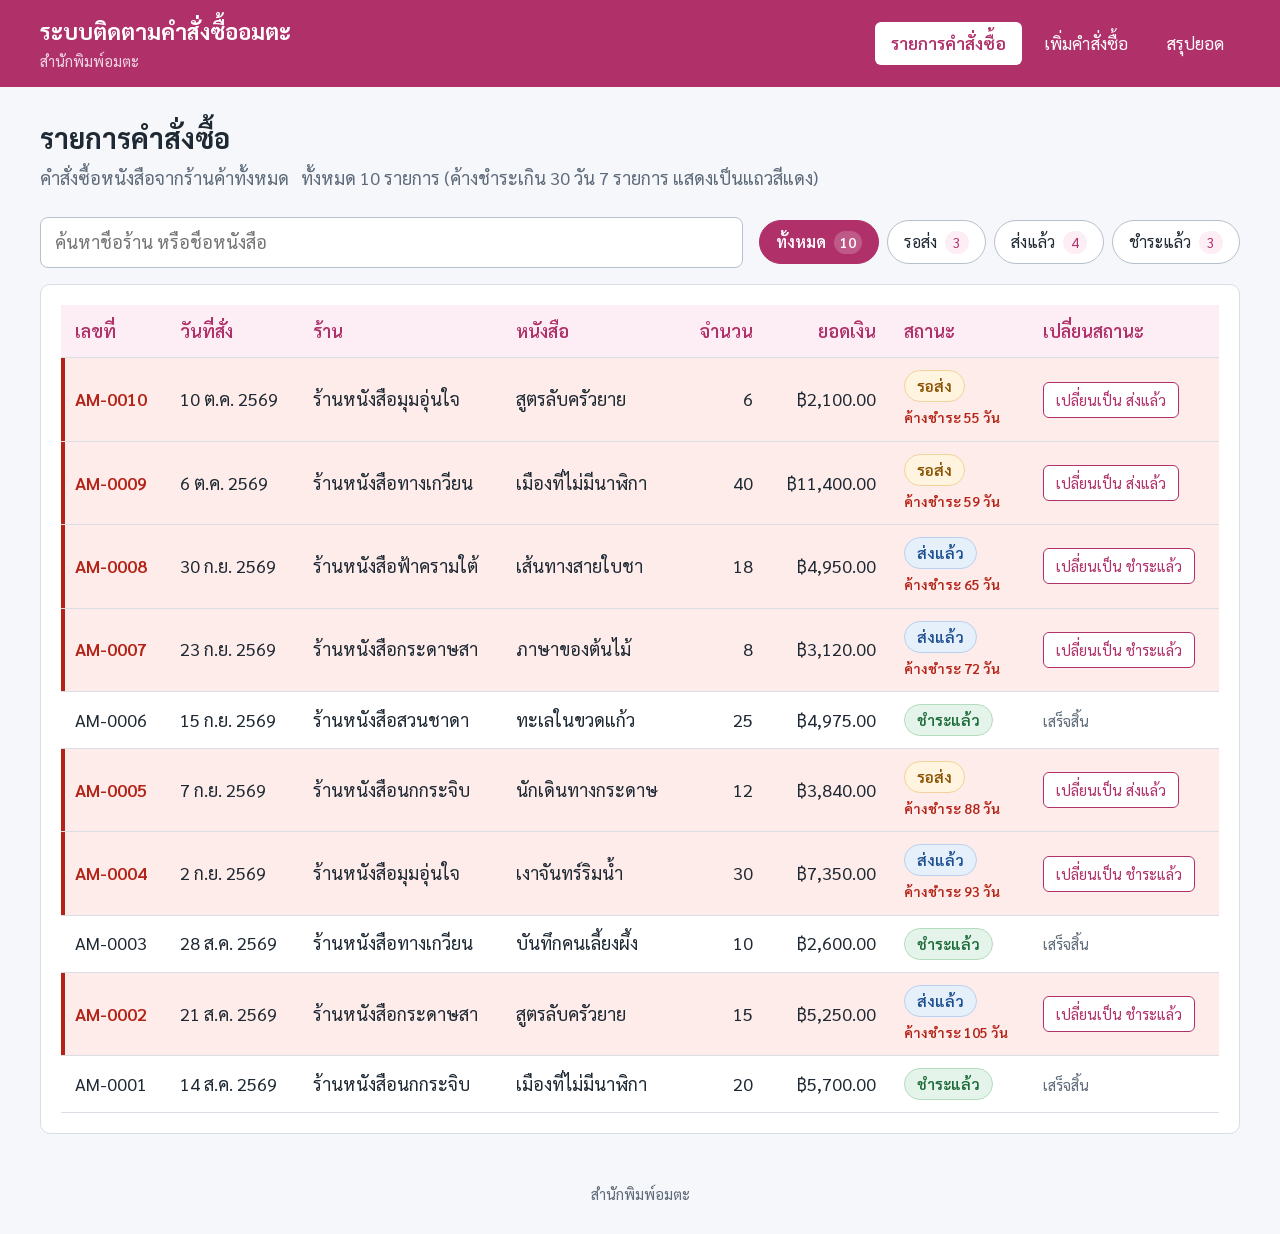
<file: index.html>
<!DOCTYPE html>
<html lang="th">
<head>
  <meta charset="UTF-8">
  <meta name="viewport" content="width=device-width, initial-scale=1">
  <title>รายการคำสั่งซื้อ | สำนักพิมพ์อมตะ</title>
  <link rel="preconnect" href="https://fonts.googleapis.com">
  <link href="https://fonts.googleapis.com/css2?family=Sarabun:wght@400;600;700&display=swap" rel="stylesheet">
  <link rel="stylesheet" href="style.css">
</head>
<body>
  <header class="topbar">
    <div class="topbar-inner">
      <div class="brand">ระบบติดตามคำสั่งซื้ออมตะ<small>สำนักพิมพ์อมตะ</small></div>
      <nav class="menu">
        <a href="index.html" class="active">รายการคำสั่งซื้อ</a>
        <a href="add.html">เพิ่มคำสั่งซื้อ</a>
        <a href="summary.html">สรุปยอด</a>
      </nav>
    </div>
  </header>

  <main>
    <h1>รายการคำสั่งซื้อ</h1>
    <p class="subtitle">คำสั่งซื้อหนังสือจากร้านค้าทั้งหมด <span id="order-count"></span></p>
    <div id="notice" class="notice" hidden></div>

    <div class="toolbar">
      <input type="search" id="search" class="search-input" placeholder="ค้นหาชื่อร้าน หรือชื่อหนังสือ" aria-label="ค้นหาชื่อร้าน หรือชื่อหนังสือ">
      <div class="filters" id="status-filters" role="group" aria-label="กรองตามสถานะ">
        <button type="button" class="filter-btn active" data-status="all">ทั้งหมด <span class="filter-count"></span></button>
        <button type="button" class="filter-btn" data-status="pending">รอส่ง <span class="filter-count"></span></button>
        <button type="button" class="filter-btn" data-status="shipped">ส่งแล้ว <span class="filter-count"></span></button>
        <button type="button" class="filter-btn" data-status="paid">ชำระแล้ว <span class="filter-count"></span></button>
      </div>
    </div>

    <div class="card table-wrap">
      <table>
        <thead>
          <tr>
            <th>เลขที่</th>
            <th>วันที่สั่ง</th>
            <th>ร้าน</th>
            <th>หนังสือ</th>
            <th class="num">จำนวน</th>
            <th class="num">ยอดเงิน</th>
            <th>สถานะ</th>
            <th>เปลี่ยนสถานะ</th>
          </tr>
        </thead>
        <tbody id="order-rows">
          <tr><td colspan="8" class="empty">กำลังโหลดข้อมูล</td></tr>
        </tbody>
      </table>
    </div>
  </main>

  <footer class="footer">สำนักพิมพ์อมตะ</footer>

  <script src="data.js"></script>
  <script src="format.js"></script>
  <script src="list.js"></script>
</body>
</html>
</file>
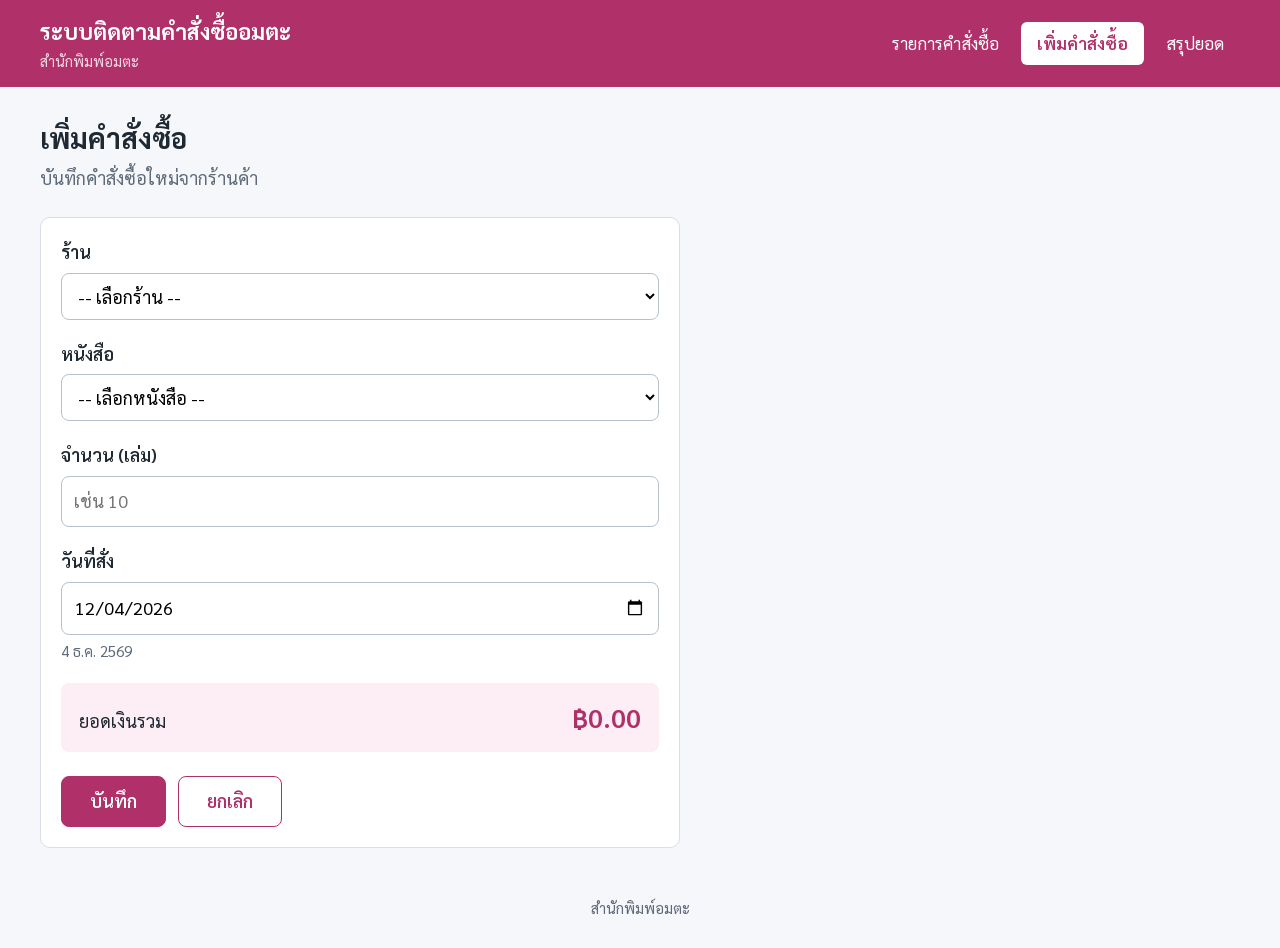
<file: add.html>
<!DOCTYPE html>
<html lang="th">
<head>
  <meta charset="UTF-8">
  <meta name="viewport" content="width=device-width, initial-scale=1">
  <title>เพิ่มคำสั่งซื้อ | สำนักพิมพ์อมตะ</title>
  <link rel="preconnect" href="https://fonts.googleapis.com">
  <link href="https://fonts.googleapis.com/css2?family=Sarabun:wght@400;600;700&display=swap" rel="stylesheet">
  <link rel="stylesheet" href="style.css">
</head>
<body>
  <header class="topbar">
    <div class="topbar-inner">
      <div class="brand">ระบบติดตามคำสั่งซื้ออมตะ<small>สำนักพิมพ์อมตะ</small></div>
      <nav class="menu">
        <a href="index.html">รายการคำสั่งซื้อ</a>
        <a href="add.html" class="active">เพิ่มคำสั่งซื้อ</a>
        <a href="summary.html">สรุปยอด</a>
      </nav>
    </div>
  </header>

  <main>
    <h1>เพิ่มคำสั่งซื้อ</h1>
    <p class="subtitle">บันทึกคำสั่งซื้อใหม่จากร้านค้า</p>
    <div class="card form">
      <form id="order-form" novalidate>
        <div id="form-alert" class="form-alert" hidden></div>

        <div class="field" data-field="shop">
          <label for="shop">ร้าน</label>
          <select id="shop">
            <option value="">-- เลือกร้าน --</option>
          </select>
        </div>

        <div class="field" data-field="book">
          <label for="book">หนังสือ</label>
          <select id="book">
            <option value="">-- เลือกหนังสือ --</option>
          </select>
          <div class="hint" id="price-hint"></div>
        </div>

        <div class="field" data-field="quantity">
          <label for="quantity">จำนวน (เล่ม)</label>
          <input type="number" id="quantity" min="1" step="1" inputmode="numeric" placeholder="เช่น 10">
        </div>

        <div class="field" data-field="orderDate">
          <label for="orderDate">วันที่สั่ง</label>
          <input type="date" id="orderDate">
          <div class="hint" id="date-hint"></div>
        </div>

        <div class="total-box">
          <span>ยอดเงินรวม</span>
          <span class="amount" id="total">฿0.00</span>
        </div>

        <div class="actions">
          <button type="submit" class="btn btn-primary">บันทึก</button>
          <a href="index.html" class="btn btn-secondary">ยกเลิก</a>
        </div>
      </form>
    </div>
  </main>

  <footer class="footer">สำนักพิมพ์อมตะ</footer>

  <script src="data.js"></script>
  <script src="format.js"></script>
  <script src="add.js"></script>
</body>
</html>
</file>
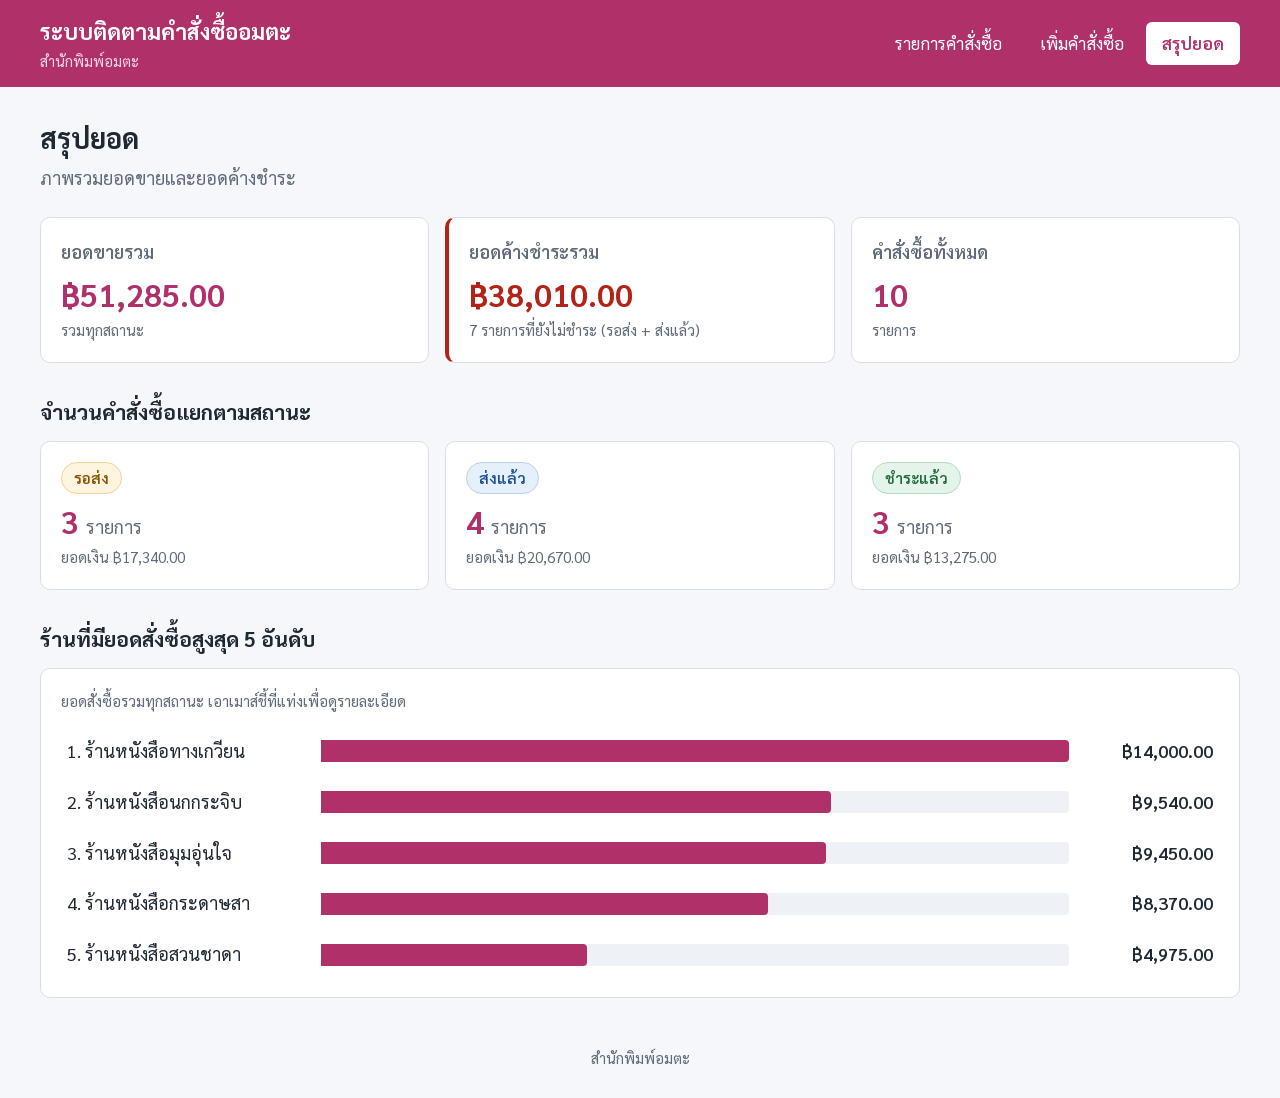
<file: summary.html>
<!DOCTYPE html>
<html lang="th">
<head>
  <meta charset="UTF-8">
  <meta name="viewport" content="width=device-width, initial-scale=1">
  <title>สรุปยอด | สำนักพิมพ์อมตะ</title>
  <link rel="preconnect" href="https://fonts.googleapis.com">
  <link href="https://fonts.googleapis.com/css2?family=Sarabun:wght@400;600;700&display=swap" rel="stylesheet">
  <link rel="stylesheet" href="style.css">
</head>
<body>
  <header class="topbar">
    <div class="topbar-inner">
      <div class="brand">ระบบติดตามคำสั่งซื้ออมตะ<small>สำนักพิมพ์อมตะ</small></div>
      <nav class="menu">
        <a href="index.html">รายการคำสั่งซื้อ</a>
        <a href="add.html">เพิ่มคำสั่งซื้อ</a>
        <a href="summary.html" class="active">สรุปยอด</a>
      </nav>
    </div>
  </header>

  <main>
    <h1>สรุปยอด</h1>
    <p class="subtitle">ภาพรวมยอดขายและยอดค้างชำระ</p>
    <section class="stat-grid">
      <div class="card stat">
        <div class="stat-label">ยอดขายรวม</div>
        <div class="stat-value" id="total-sales">-</div>
        <div class="stat-note" id="total-sales-note"></div>
      </div>
      <div class="card stat stat-alert">
        <div class="stat-label">ยอดค้างชำระรวม</div>
        <div class="stat-value" id="total-unpaid">-</div>
        <div class="stat-note" id="total-unpaid-note"></div>
      </div>
      <div class="card stat">
        <div class="stat-label">คำสั่งซื้อทั้งหมด</div>
        <div class="stat-value" id="total-orders">-</div>
        <div class="stat-note">รายการ</div>
      </div>
    </section>

    <h2 class="section-title">จำนวนคำสั่งซื้อแยกตามสถานะ</h2>
    <section class="stat-grid" id="status-cards"></section>

    <h2 class="section-title">ร้านที่มียอดสั่งซื้อสูงสุด 5 อันดับ</h2>
    <div class="card">
      <p class="muted chart-note">ยอดสั่งซื้อรวมทุกสถานะ เอาเมาส์ชี้ที่แท่งเพื่อดูรายละเอียด</p>
      <div class="bar-chart" id="top-shops"></div>
    </div>
  </main>

  <footer class="footer">สำนักพิมพ์อมตะ</footer>
  <div class="tooltip" id="tooltip" hidden></div>

  <script src="data.js"></script>
  <script src="format.js"></script>
  <script src="summary.js"></script>
</body>
</html>
</file>
<file: style.css>
/* หน้าตารวมของทุกหน้า */
:root {
  --brand: #b0306a;
  --brand-light: #fceef4;
  --text: #1f2933;
  --muted: #5f6b7a;
  --line: #d9dee5;
  --bg: #f5f7fa;
  --card: #ffffff;
}

* { box-sizing: border-box; }

body {
  margin: 0;
  font-family: "Sarabun", "Leelawadee UI", "Tahoma", sans-serif;
  font-size: 18px;
  line-height: 1.6;
  color: var(--text);
  background: var(--bg);
}

/* แถบด้านบน */
.topbar {
  background: var(--brand);
  color: #fff;
}
.topbar-inner {
  max-width: 1240px;
  margin: 0 auto;
  padding: 14px 20px;
  display: flex;
  flex-wrap: wrap;
  align-items: center;
  justify-content: space-between;
  gap: 10px 24px;
}
.brand { font-size: 22px; font-weight: 700; }
.brand small { display: block; font-size: 15px; font-weight: 400; opacity: .8; }

.menu { display: flex; flex-wrap: wrap; gap: 6px; }
.menu a {
  color: #fff;
  text-decoration: none;
  padding: 8px 16px;
  border-radius: 6px;
  font-size: 17px;
}
.menu a:hover { background: rgba(255,255,255,.12); }
.menu a.active { background: #fff; color: var(--brand); font-weight: 600; }

/* เนื้อหา */
main {
  max-width: 1240px;
  margin: 0 auto;
  padding: 28px 20px 48px;
}
h1 { font-size: 28px; margin: 0 0 4px; }
.subtitle { color: var(--muted); margin: 0 0 24px; }

.card {
  background: var(--card);
  border: 1px solid var(--line);
  border-radius: 10px;
  padding: 20px;
}

/* ตาราง */
.table-wrap { overflow-x: auto; }
table { width: 100%; border-collapse: collapse; min-width: 720px; }
th, td { padding: 12px 14px; text-align: left; border-bottom: 1px solid var(--line); }
th { background: var(--brand-light); color: var(--brand); font-weight: 600; white-space: nowrap; }
td.num, th.num { text-align: right; }
.empty { text-align: center; color: var(--muted); padding: 40px 14px; }
.nowrap { white-space: nowrap; }
#order-rows td:nth-child(3), #order-rows td:nth-child(4) { min-width: 170px; }
tbody tr:hover { background: #fafbfc; }
#order-count { margin-left: 8px; }

/* ป้ายสถานะ */
.badge {
  display: inline-block;
  padding: 3px 12px;
  border-radius: 999px;
  font-size: 15px;
  font-weight: 600;
  border: 1px solid transparent;
}
.badge-pending { background: #fff4e0; color: #8a5300; border-color: #f3d39b; }
.badge-shipped { background: #e6f0fb; color: #1d4f91; border-color: #b9d1ef; }
.badge-paid    { background: #e5f4ea; color: #1e6b3a; border-color: #b4dcc1; }
.overdue { color: #b42318; font-size: 14px; margin-top: 4px; font-weight: 600; }
.muted { color: var(--muted); font-size: 15px; }

/* แถวค้างชำระเกิน 30 วัน */
tbody tr.row-overdue { background: #fdecea; }
tbody tr.row-overdue:hover { background: #fbe1de; }
tbody tr.row-overdue td:first-child { box-shadow: inset 4px 0 0 #b42318; color: #b42318; font-weight: 600; }

/* แถวที่เพิ่งบันทึก */
tbody tr.row-new { background: #fff9db; }

/* กล่องข้อความแจ้ง */
.notice {
  background: #e5f4ea;
  color: #1e6b3a;
  border: 1px solid #b4dcc1;
  border-radius: 8px;
  padding: 12px 16px;
  margin-bottom: 16px;
  font-weight: 600;
}

/* ปุ่ม */
.btn-small {
  font: inherit;
  font-size: 15px;
  padding: 5px 12px;
  border: 1px solid var(--brand);
  background: #fff;
  color: var(--brand);
  border-radius: 6px;
  cursor: pointer;
}
.btn-small:hover { background: var(--brand-light); }

.btn {
  font: inherit;
  font-weight: 600;
  padding: 10px 28px;
  border-radius: 8px;
  border: 1px solid var(--brand);
  cursor: pointer;
  text-decoration: none;
  display: inline-block;
}
.btn-primary { background: var(--brand); color: #fff; }
.btn-primary:hover { background: #8f2556; }
.btn-secondary { background: #fff; color: var(--brand); }

/* แบบฟอร์ม */
.form { max-width: 640px; }
.field { margin-bottom: 20px; }
.field label { display: block; font-weight: 600; margin-bottom: 6px; }
.field select, .field input {
  width: 100%;
  font: inherit;
  padding: 10px 12px;
  border: 1px solid #b8c0cc;
  border-radius: 8px;
  background: #fff;
}
.field select:focus, .field input:focus { outline: 2px solid #f0b6cf; border-color: var(--brand); }
.field.has-error select, .field.has-error input { border-color: #b42318; background: #fffafa; }
.field-error { color: #b42318; font-size: 15px; margin-top: 4px; }
.hint { color: var(--muted); font-size: 15px; margin-top: 4px; }

.form-alert {
  background: #fdecea;
  color: #b42318;
  border: 1px solid #f3b8b2;
  border-radius: 8px;
  padding: 12px 16px;
  margin-bottom: 20px;
  font-weight: 600;
}

.total-box {
  background: var(--brand-light);
  border-radius: 8px;
  padding: 14px 18px;
  margin-bottom: 24px;
  display: flex;
  justify-content: space-between;
  align-items: baseline;
  flex-wrap: wrap;
  gap: 8px;
}
.total-box .amount { font-size: 26px; font-weight: 700; color: var(--brand); }
.actions { display: flex; gap: 12px; flex-wrap: wrap; }

/* ช่องค้นหาและปุ่มกรอง */
.toolbar {
  display: flex;
  flex-wrap: wrap;
  gap: 12px 16px;
  align-items: center;
  margin-bottom: 16px;
}
.search-input {
  flex: 1 1 320px;
  font: inherit;
  padding: 10px 14px;
  border: 1px solid #b8c0cc;
  border-radius: 8px;
  background: #fff;
}
.search-input:focus { outline: 2px solid #f0b6cf; border-color: var(--brand); }
.filters { display: flex; flex-wrap: wrap; gap: 8px; }
.filter-btn {
  font: inherit;
  font-size: 16px;
  padding: 8px 16px;
  border: 1px solid #b8c0cc;
  background: #fff;
  color: var(--text);
  border-radius: 999px;
  cursor: pointer;
}
.filter-btn:hover { border-color: var(--brand); }
.filter-btn.active { background: var(--brand); border-color: var(--brand); color: #fff; font-weight: 600; }
.filter-count {
  display: inline-block;
  min-width: 24px;
  margin-left: 4px;
  padding: 0 6px;
  border-radius: 999px;
  background: var(--brand-light);
  color: var(--brand);
  font-size: 14px;
  text-align: center;
}
.filter-btn.active .filter-count { background: rgba(255,255,255,.2); color: #fff; }

/* หน้าสรุปยอด: การ์ดตัวเลข */
.section-title { font-size: 21px; margin: 32px 0 12px; }
.stat-grid {
  display: grid;
  grid-template-columns: repeat(auto-fit, minmax(240px, 1fr));
  gap: 16px;
}
.stat-label { color: var(--muted); font-weight: 600; margin-bottom: 6px; }
.stat-value { font-size: 32px; font-weight: 700; color: var(--brand); line-height: 1.3; }
.stat-unit { font-size: 18px; font-weight: 400; color: var(--muted); }
.stat-note { color: var(--muted); font-size: 15px; margin-top: 4px; }
.stat-alert { border-left: 4px solid #b42318; }
.stat-alert .stat-value { color: #b42318; }

/* กราฟแท่งแนวนอน */
.chart-note { margin: 0 0 16px; }
.bar-chart { display: flex; flex-direction: column; gap: 6px; }
.bar-row {
  display: grid;
  grid-template-columns: 240px 1fr 130px;
  align-items: center;
  gap: 14px;
  padding: 8px 6px;
  border-radius: 6px;
  cursor: default;
}
.bar-row:hover, .bar-row:focus { background: #f3f6fa; outline: none; }
.bar-label { white-space: nowrap; overflow: hidden; text-overflow: ellipsis; }
.bar-track { height: 22px; background: #eef1f5; border-radius: 4px; }
.bar-fill { height: 100%; background: var(--brand); border-radius: 0 4px 4px 0; }
.bar-value { text-align: right; font-weight: 600; white-space: nowrap; }

.tooltip {
  position: fixed;
  z-index: 10;
  background: #1f2933;
  color: #fff;
  font-size: 15px;
  line-height: 1.6;
  padding: 10px 14px;
  border-radius: 8px;
  pointer-events: none;
  box-shadow: 0 4px 14px rgba(0,0,0,.18);
}
.tooltip .tip-title { font-weight: 700; margin-bottom: 2px; }

@media (max-width: 600px) {
  .stat-value { font-size: 28px; }
  .bar-row { grid-template-columns: 1fr auto; gap: 4px 10px; }
  .bar-label { grid-column: 1 / -1; }
  .bar-track { grid-column: 1; }
  .bar-value { grid-column: 2; }
}

.footer {
  text-align: center;
  color: var(--muted);
  font-size: 15px;
  padding: 0 20px 28px;
}

/* จอมือถือ */
@media (max-width: 600px) {
  body { font-size: 17px; }
  .topbar-inner { padding: 12px 16px; }
  main { padding: 20px 16px 40px; }
  h1 { font-size: 24px; }
  .menu a { padding: 6px 12px; font-size: 16px; }
}
</file>
